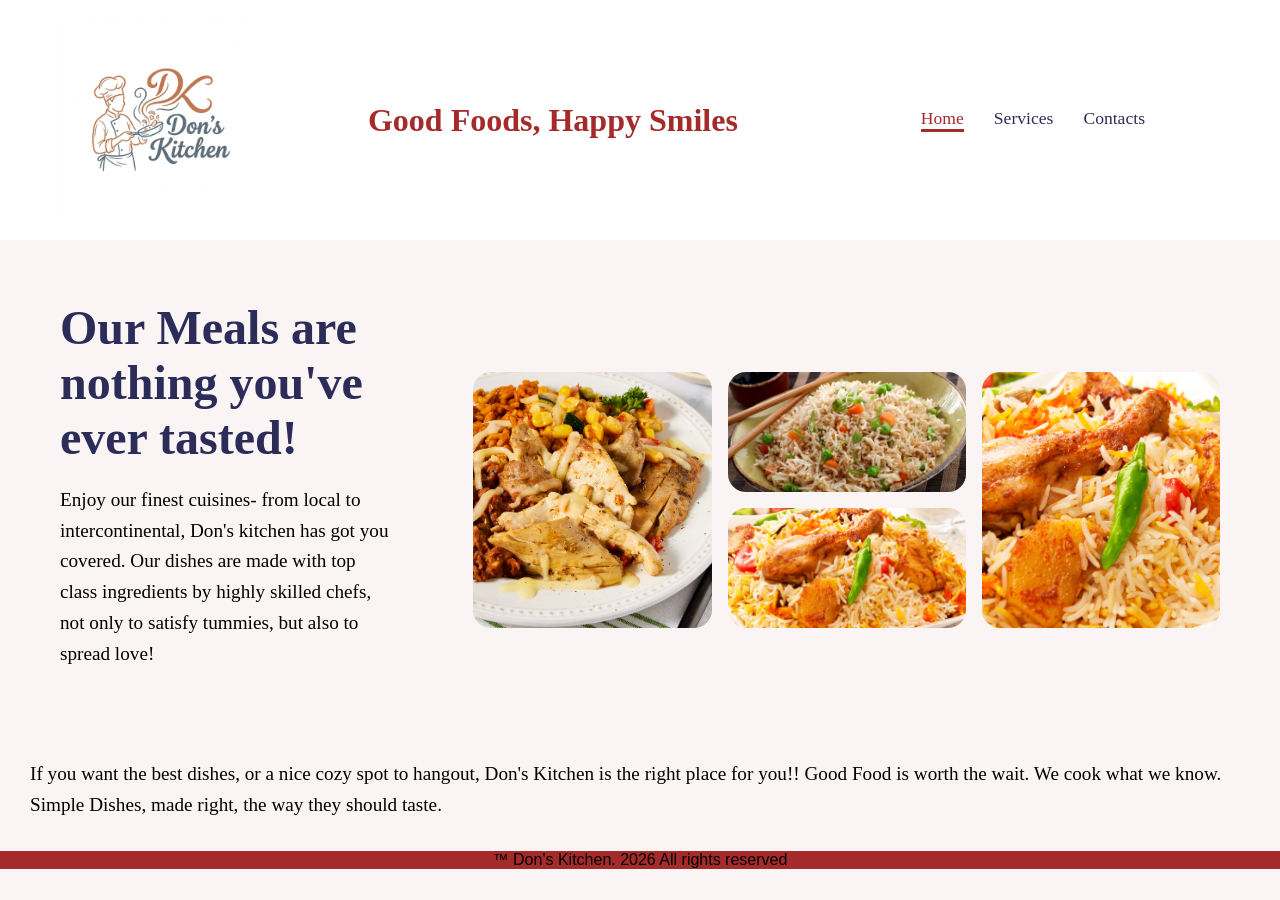
<file: index.html>
<!doctype html>
<html lang="en">
  <head>
    <meta charset="UTF-8" />
    <meta name="viewport" content="width=device-width, initial-scale=1.0" />
    <title>Don's Kitchen</title>
    <link rel="stylesheet" href="restaurant.css" />
    <link
      rel="shortcut icon"
      href="portfolio-img/dk-favicon.png"
      type="image/x-icon"
    />
  </head>
  <body>
    <header>
      <div class="logo">
        <img
          src="portfolio-img/logo.webp"
          class="logo-img"
          alt="Logo"
          loading="eager"
          decoding="async"
        />
        <!-- Added alt, loading, and decoding for better performance -->
      </div>
      <h1>Good Foods, Happy Smiles</h1>
      <nav>
        <a href="index.html" class="active">Home</a>
        <a href="services.html">Services</a>
        <a href="contact.html">Contacts</a>
      </nav>
    </header>

    <section class="content">
      <!-- LEFT: TEXT -->
      <div class="intros">
        <div class="intro">
          <h2 class="edit">Our Meals are nothing you've ever tasted!</h2>
          <p class="edits">
            Enjoy our finest cuisines- from local to intercontinental, Don's
            kitchen has got you covered. Our dishes are made with top class
            ingredients by highly skilled chefs, not only to satisfy tummies,
            but also to spread love!
          </p>
        </div>
      </div>

      <!-- RIGHT: IMAGES -->
      <div class="gallery">
        <div class="grid">
          <div class="box">
            <img src="portfolio-img/1st-food.jpeg" />
          </div>
          <div class="box">
            <img src="portfolio-img/5th-food.jpg" />
          </div>
          <div class="box">
            <img src="portfolio-img/8th-food.jpg" />
          </div>
          <div class="box">
            <img src="portfolio-img/8th-food.jpg" />
          </div>
          <!-- <div class="box">
            <img src="portfolio img/4th food.jpg" />
          </div>
          <div class="box">
            <img src="portfolio img/2nd food.jpg" />
          </div>
          <div class="box">
            <img src="portfolio img/3rd food.jpg" />
          </div> -->
        </div>
      </div>
    </section>

    <!-- Outro Section -->
    <section class="outros">
      <div class="outro">
        <p class="last">
          If you want the best dishes, or a nice cozy spot to hangout, Don's
          Kitchen is the right place for you!! Good Food is worth the wait. We
          cook what we know. Simple Dishes, made right, the way they should
          taste.
        </p>
      </div>
    </section>

    <!-- Footer -->
    <footer>
      <p>&trade; Don's Kitchen. 2026 All rights reserved</p>
    </footer>
  </body>
</html>
</file>
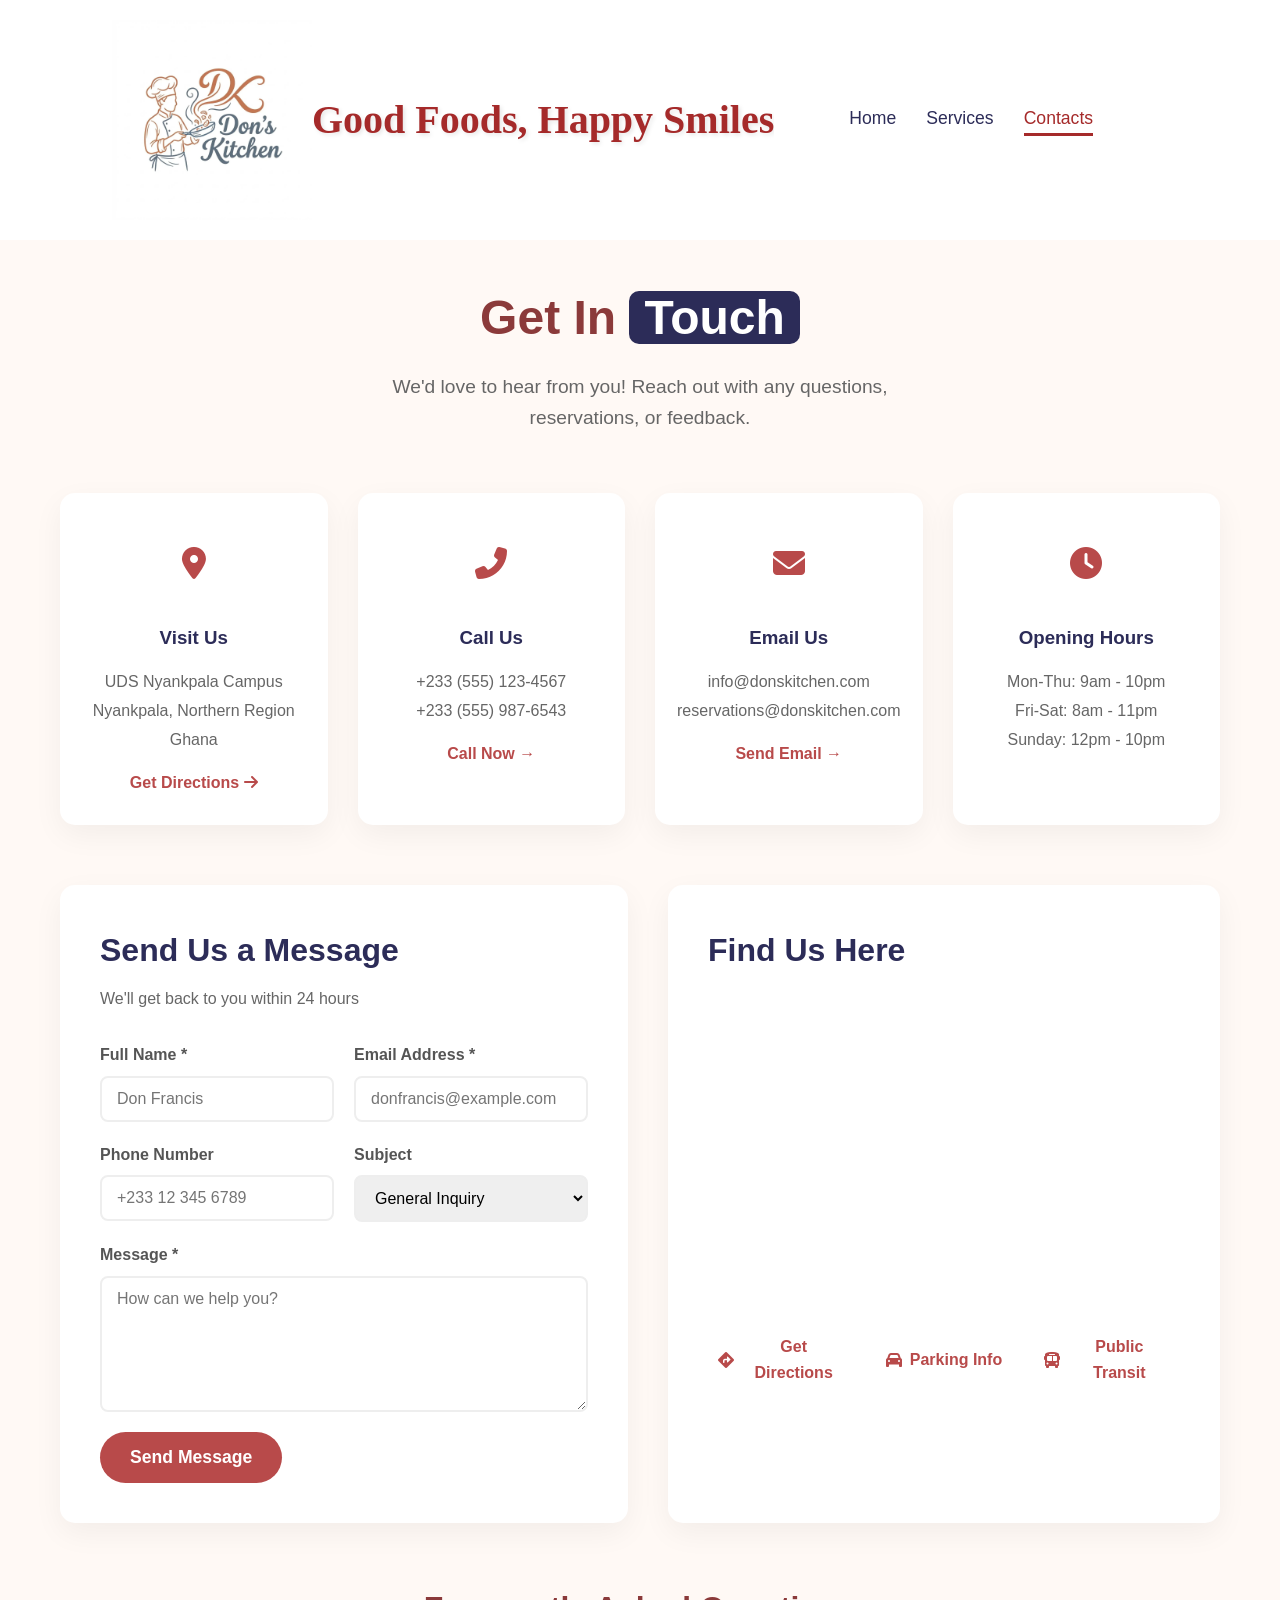
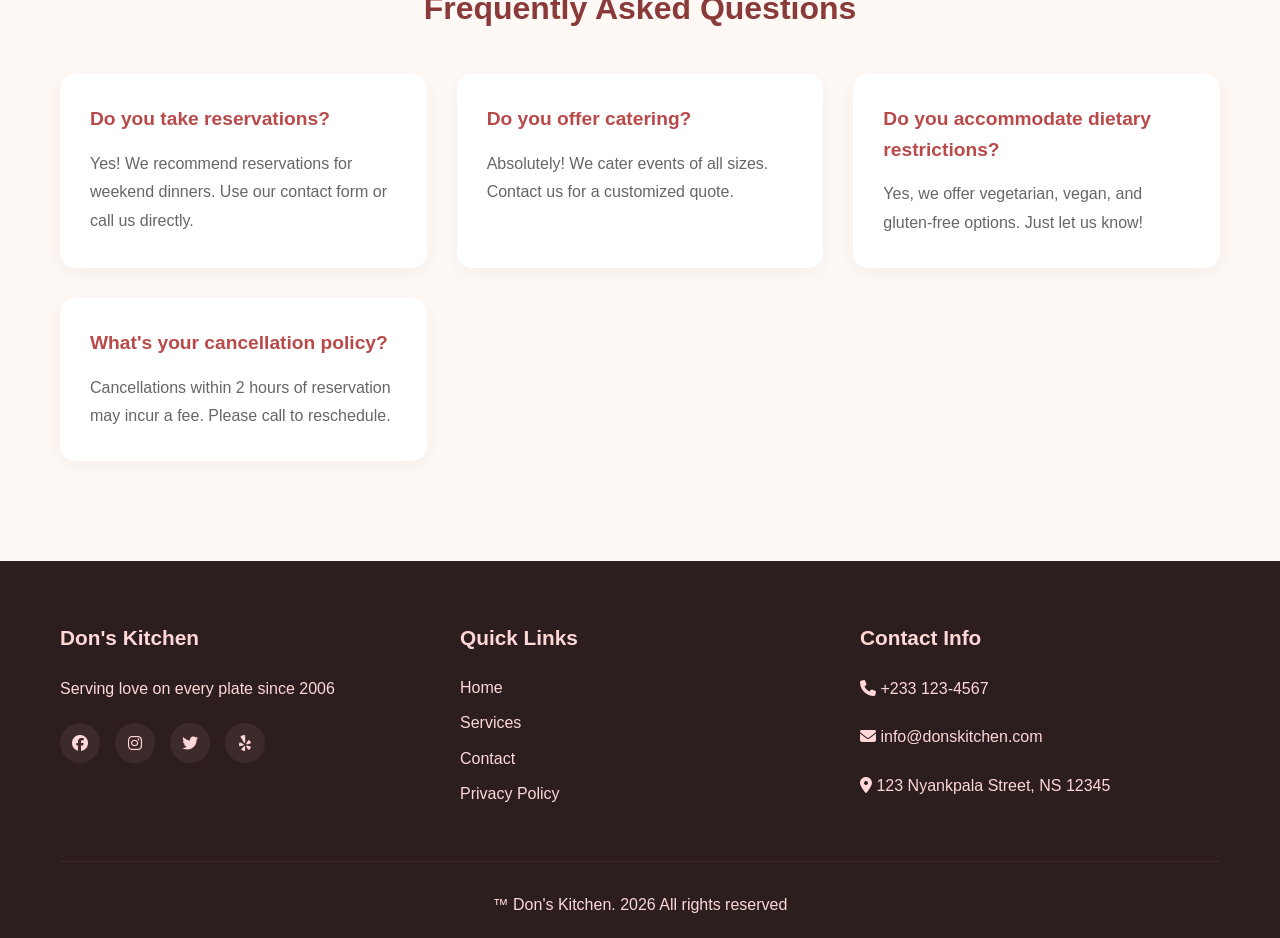
<file: contact.html>
<!doctype html>
<html lang="en">
  <head>
    <meta charset="UTF-8" />
    <meta name="viewport" content="width=device-width, initial-scale=1.0" />
    <title>Contact Us - Don's Kitchen</title>
    <link rel="stylesheet" href="contact.css" />
    <link
      rel="stylesheet"
      href="https://cdnjs.cloudflare.com/ajax/libs/font-awesome/6.4.0/css/all.min.css"
    />
    <link
      rel="shortcut icon"
      href="portfolio-img/dk-favicon.png"
      type="image/x-icon"
    />
  </head>
  <body>
    <header>
      <div class="logo">
        <img
          src="portfolio-img/logo.webp"
          class="logo-img"
          alt="Logo"
          loading="eager"
          decoding="async"
        />
        <!-- Added alt, loading, and decoding for better performance -->
      </div>
      <h1>Good Foods, Happy Smiles</h1>
      <nav>
        <a href="index.html">Home</a>
        <a href="services.html">Services</a>
        <a href="contact.html" class="active">Contacts</a>
      </nav>
    </header>

    <main>
      <!-- Page Header -->
      <section class="page-header">
        <h2>Get In <span>Touch</span></h2>
        <p>
          We'd love to hear from you! Reach out with any questions,
          reservations, or feedback.
        </p>
      </section>

      <!-- Contact Info Cards -->
      <section class="contact-info">
        <div class="info-card" id="map-section">
          <div class="icon">
            <i class="fas fa-map-marker-alt"></i>
          </div>
          <h3>Visit Us</h3>
          <p>UDS Nyankpala Campus<br />Nyankpala, Northern Region<br />Ghana</p>
          <a
            href="https://www.google.com/maps/dir/?api=1&destination=9.4154845,-0.9866768&destination_place_id=UDS+Nyankpala+Campus"
            target="_blank"
            class="info-link"
          >
            Get Directions <i class="fas fa-arrow-right"></i>
          </a>
        </div>

        <div class="info-card" id="call-section">
          <div class="icon">
            <i class="fas fa-phone-alt"></i>
          </div>
          <h3>Call Us</h3>
          <p>+233 (555) 123-4567<br />+233 (555) 987-6543</p>
          <a href="tel:+233123456789" class="info-link">Call Now →</a>
        </div>

        <div class="info-card">
          <div class="icon">
            <i class="fas fa-envelope"></i>
          </div>
          <h3>Email Us</h3>
          <p>info@donskitchen.com<br />reservations@donskitchen.com</p>
          <a href="mailto:info@donskitchen.com" class="info-link"
            >Send Email →</a
          >
        </div>

        <div class="info-card">
          <div class="icon">
            <i class="fas fa-clock"></i>
          </div>
          <h3>Opening Hours</h3>
          <p>
            Mon-Thu: 9am - 10pm<br />Fri-Sat: 8am - 11pm<br />Sunday: 12pm -
            10pm
          </p>
        </div>
      </section>

      <!-- Contact Form & Map Section -->
      <section class="contact-main" id="form-section">
        <div class="contact-form-container">
          <h3>Send Us a Message</h3>
          <p>We'll get back to you within 24 hours</p>

          <form class="contact-form" action="" method="post">
            <!-- Hidden Success Message -->
            <div
              id="success-message"
              style="
                display: none;
                background-color: #d4edda;
                color: #155724;
                padding: 15px;
                border-radius: 8px;
                margin-bottom: 20px;
                border: 1px solid #c3e6cb;
              "
            >
              <strong>Thank You!</strong> Your message has benn sent
              successfully. We'll get back to you within 24 hours.

              <!-- Check if form was just submitted successfully -->
              <script>
                // check if url has a success parameter
                const urlParams = new URLSearchParams(window.location.search);
                if (urlParams.get("success") === "true") {
                  document.getElementById("success-message").style.display =
                    "block";
                  // Remove success parameter from URL without refreshing
                  window.history.replaceState(
                    {},
                    document.title,
                    window.location.pathname,
                  );
                }
              </script>
            </div>
            <!-- Redirect -->
            <input
              type="hidden"
              name="_next"
              value="contact.html?success=true"
            />
            <div class="form-row">
              <div class="form-group">
                <label for="name">Full Name *</label>
                <input
                  type="text"
                  id="name"
                  name="name"
                  placeholder="Don Francis"
                  required
                />
              </div>
              <div class="form-group">
                <label for="email">Email Address *</label>
                <input
                  type="email"
                  id="email"
                  name="email"
                  placeholder="donfrancis@example.com"
                  required
                />
              </div>
            </div>

            <div class="form-row">
              <div class="form-group">
                <label for="phone">Phone Number</label>
                <input
                  type="tel"
                  id="phone"
                  name="phone"
                  placeholder="+233 12 345 6789"
                />
              </div>
              <div class="form-group">
                <label for="subject">Subject</label>
                <select id="subject" name="subject">
                  <option value="general">General Inquiry</option>
                  <option value="reservation">Reservation</option>
                  <option value="catering">Catering</option>
                  <option value="event planning">Event Planning</option>
                  <option value="feedback">Feedback</option>
                  <option value="other">Other</option>
                </select>
              </div>
            </div>

            <div class="form-group full-width">
              <label for="message">Message *</label>
              <textarea
                id="message"
                name="message"
                rows="6"
                placeholder="How can we help you?"
                required
              ></textarea>
            </div>

            <!-- <div class="form-group full-width">
              <label class="checkbox-label">
                <input type="checkbox" name="newsletter" />
                Subscribe to our newsletter for updates and special offers
              </label>
            </div> -->

            <!-- Prevention Of Spam -->
            <input type="text" name="_gotcha" style="display: none" />

            <button type="submit" class="submit-btn">Send Message</button>
          </form>
        </div>

        <div class="map-container">
          <h3>Find Us Here</h3>
          <div class="map">
            <!-- Replace src with your actual Google Maps embed URL -->
            <iframe
              src="https://www.google.com/maps/embed?pb=!1m18!1m12!1m3!1d3970.303131451251!2d-0.989251684631484!3d9.415484490632162!2m3!1f0!2f0!3f0!3m2!1i1024!2i768!4f13.1!3m3!1m2!1s0xfd4112be48e89cd%3A0x18d9ba4dde395d35!2sUDS%20Nyankpala%20Campus!5e0!3m2!1sen!2sus!4v1700000000000!5m2!1sen!2sus"
              width="100%"
              height="300"
              style="border: 0"
              allowfullscreen=""
              loading="lazy"
              referrerpolicy="no-referrer-when-downgrade"
            >
            </iframe>
          </div>

          <div class="map-links">
            <a
              href="https://www.google.com/maps/dir/?api=1&destination=9.4154845,-0.9866768&destination_place_id=UDS+Nyankpala+Campus"
              target="_blank"
              class="map-link"
            >
              <i class="fas fa-directions"></i> Get Directions
            </a>
            <a
              href="https://www.google.com/maps/search/parking+near+UDS+Nyankpala+Campus/@9.4154845,-0.9866768,17z"
              target="_blank"
              class="map-link"
            >
              <i class="fas fa-car"></i> Parking Info
            </a>
            <a
              href="https://www.google.com/maps/search/bus+stop+near+UDS+Nyankpala+Campus/@9.4154845,-0.9866768,15z"
              target="_blank"
              class="map-link"
            >
              <i class="fas fa-bus"></i> Public Transit
            </a>
          </div>
        </div>
      </section>

      <!-- FAQ Section -->
      <section class="faq-section">
        <h3>Frequently Asked Questions</h3>
        <div class="faq-grid">
          <div class="faq-item">
            <h4>Do you take reservations?</h4>
            <p>
              Yes! We recommend reservations for weekend dinners. Use our
              contact form or call us directly.
            </p>
          </div>
          <div class="faq-item">
            <h4>Do you offer catering?</h4>
            <p>
              Absolutely! We cater events of all sizes. Contact us for a
              customized quote.
            </p>
          </div>
          <div class="faq-item">
            <h4>Do you accommodate dietary restrictions?</h4>
            <p>
              Yes, we offer vegetarian, vegan, and gluten-free options. Just let
              us know!
            </p>
          </div>
          <div class="faq-item">
            <h4>What's your cancellation policy?</h4>
            <p>
              Cancellations within 2 hours of reservation may incur a fee.
              Please call to reschedule.
            </p>
          </div>
        </div>
      </section>
    </main>

    <!-- Footer -->
    <footer>
      <div class="footer-content">
        <div class="footer-section">
          <h4>Don's Kitchen</h4>
          <p>Serving love on every plate since 2006</p>
          <div class="social-links">
            <a href=""><i class="fab fa-facebook"></i></a>
            <a href="#"><i class="fab fa-instagram"></i></a>
            <a href="#"><i class="fab fa-twitter"></i></a>
            <a href="#"><i class="fab fa-yelp"></i></a>
          </div>
        </div>
        <div class="footer-section">
          <h4>Quick Links</h4>
          <a href="index.html">Home</a>
          <a href="services.html">Services</a>
          <a href="contact.html">Contact</a>
          <a href="#">Privacy Policy</a>
        </div>
        <div class="footer-section">
          <h4>Contact Info</h4>
          <p><i class="fas fa-phone"></i> +233 123-4567</p>
          <p><i class="fas fa-envelope"></i> info@donskitchen.com</p>
          <p>
            <i class="fas fa-map-marker-alt"></i> 123 Nyankpala Street, NS 12345
          </p>
        </div>
      </div>
      <div class="footer-bottom">
        <p>&trade; Don's Kitchen. 2026 All rights reserved</p>
      </div>
    </footer>
  </body>
</html>
</file>
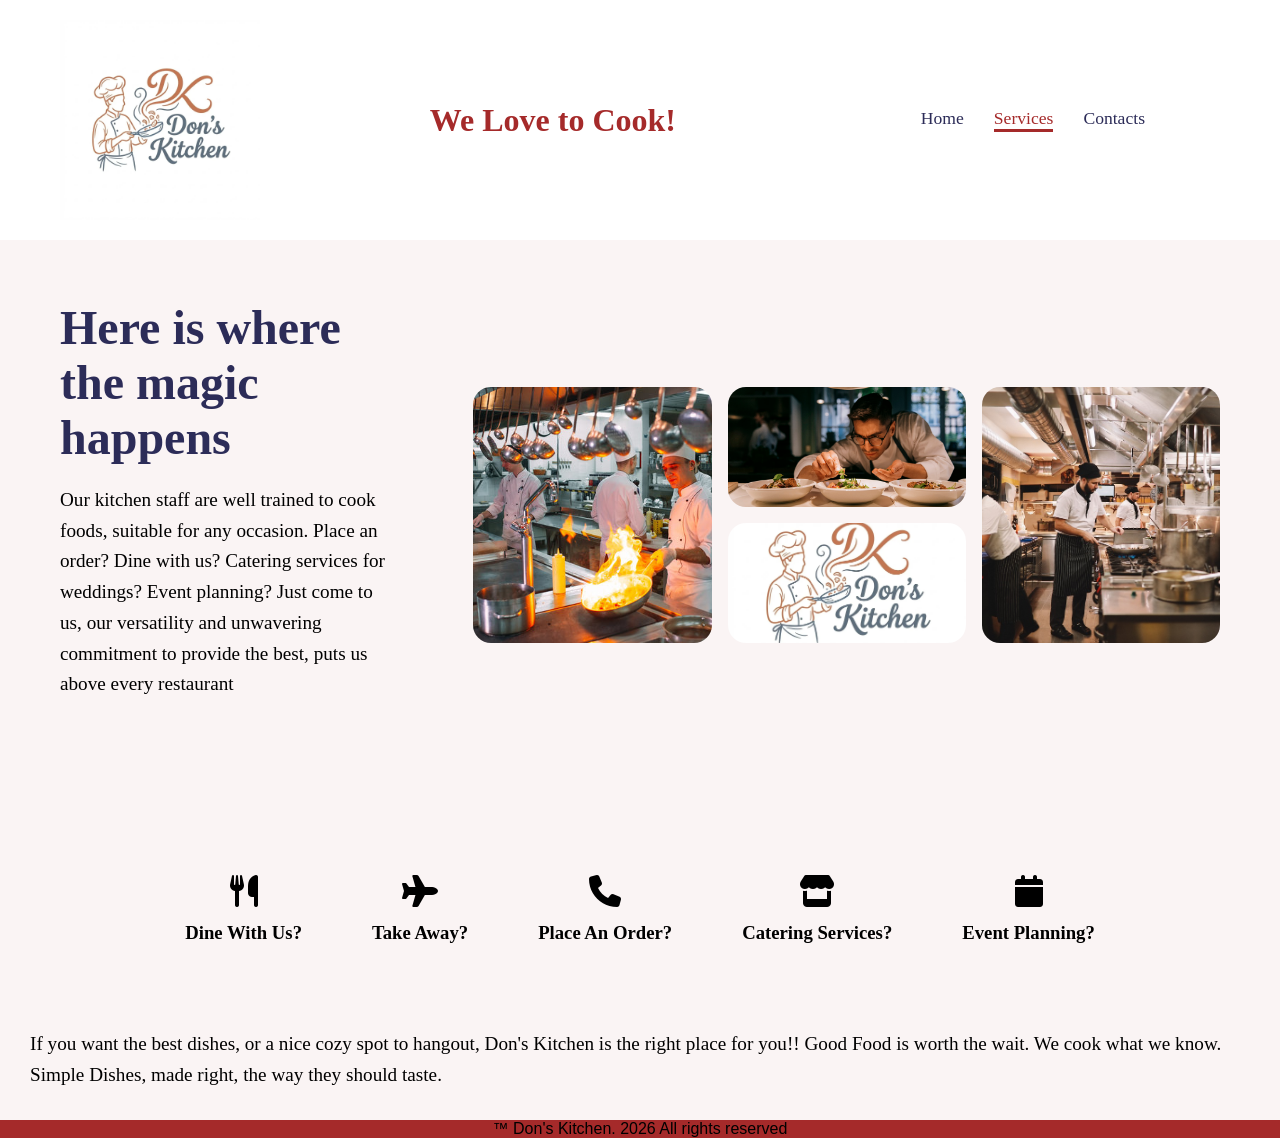
<file: services.html>
<!doctype html>
<html lang="en">
  <head>
    <meta charset="UTF-8" />
    <meta name="viewport" content="width=device-width, initial-scale=1.0" />
    <title>Our Services</title>
    <link rel="stylesheet" href="restaurant.css" />
    <link
      rel="stylesheet"
      href="https://cdnjs.cloudflare.com/ajax/libs/font-awesome/6.4.0/css/all.min.css"
    />
    <link
      rel="shortcut icon"
      href="portfolio-img/dk-favicon.png"
      type="image/x-icon"
    />
  </head>
  <body>
    <header>
      <div class="logo">
        <img
          src="portfolio-img/logo.webp"
          class="logo-img"
          alt="Logo"
          loading="eager"
          decoding="async"
        />
        <!-- Added alt, loading, and decoding for better performance -->
      </div>
      <h1>We Love to Cook!</h1>
      <nav>
        <a href="index.html">Home</a>
        <a href="services.html" class="active">Services</a>
        <a href="contact.html">Contacts</a>
      </nav>
    </header>

    <section class="content">
      <!-- LEFT: TEXT -->
      <div class="intros">
        <div class="intro">
          <h2 class="edit">Here is where the magic happens</h2>
          <p class="edits">
            Our kitchen staff are well trained to cook foods, suitable for any
            occasion. Place an order? Dine with us? Catering services for
            weddings? Event planning? Just come to us, our versatility and
            unwavering commitment to provide the best, puts us above every
            restaurant
          </p>
        </div>
      </div>

      <!-- RIGHT: IMAGES -->
      <div class="gallery">
        <div class="grid">
          <div class="box">
            <img src="portfolio-img/kitchen1.jpg" />
          </div>
          <div class="box">
            <img src="portfolio-img/kitchen2.jpg" />
          </div>
          <div class="box">
            <img src="portfolio-img/kitchen-3.jpeg" />
          </div>
          <div class="box">
            <img src="portfolio-img/logo.webp" />
          </div>
          <!-- <div class="box">
            <img src="portfolio img/4th food.jpg" />
          </div>
          <div class="box">
            <img src="portfolio img/2nd food.jpg" />
          </div>
          <div class="box">
            <img src="portfolio img/3rd food.jpg" />
          </div> -->
        </div>
      </div>
    </section>

    <!-- Services Section -->
    <section class="components">
      <a href="/Restaurant/contact.html#map-section" target="_blank">
        <div class="component">
          <i class="fa-solid fa-utensils"></i>
          <h3>Dine With Us?</h3>
        </div>
      </a>
      <a href="/Restaurant/contact.html#map-section" target="_blank">
        <div class="component">
          <i class="fa-solid fa-plane"></i>
          <h3>Take Away?</h3>
        </div>
      </a>
      <a href="/Restaurant/contact.html#call-section" target="_blank">
        <div class="component">
          <i class="fa-solid fa-phone"></i>
          <h3>Place An Order?</h3>
        </div>
      </a>
      <a href="/Restaurant/contact.html#form-section" target="_blank">
        <div class="component">
          <i class="fa-solid fa-store"></i>
          <h3>Catering Services?</h3>
        </div>
      </a>
      <a href="/Restaurant/contact.html#form-section" target="_blank">
        <div class="component">
          <i class="fa-solid fa-calendar"></i>
          <h3>Event Planning?</h3>
        </div>
      </a>
      <!-- <div class="component"><h3>This is where God wants you to be</h3></div> -->
    </section>

    <!-- Outro Section -->
    <section class="outros">
      <div class="outro">
        <p class="last">
          If you want the best dishes, or a nice cozy spot to hangout, Don's
          Kitchen is the right place for you!! Good Food is worth the wait. We
          cook what we know. Simple Dishes, made right, the way they should
          taste.
        </p>
      </div>
    </section>

    <!-- Footer -->
    <footer>
      <p>&trade; Don's Kitchen. 2026 All rights reserved</p>
    </footer>
  </body>
</html>
</file>
<file: restaurant.css>
* {
  margin: 0;
  padding: 0;
  box-sizing: border-box;
}

body {
  font-family: cursive;
  background-color: rgb(165, 42, 42, 0.05);
  overflow-x: hidden;
}

header {
  display: flex;
  justify-content: space-between;
  align-items: center;
  padding: 20px 60px;
  background-color: rgba(255, 255, 255);
  position: sticky;
  top: 0;
  z-index: 1000;
}

header h1 {
  color: brown;
  justify-content: center;
  align-items: center;
}

.logo {
  display: flex;
  align-items: center;
}

.logo-img {
  width: 200px;
  height: auto;
}

nav {
  display: flex;
  justify-content: flex-end; /* FIX */
  align-items: center;
  padding: 20px 60px;
}

nav a {
  margin: 0 15px;
  text-decoration: none;
  color: rgb(44, 44, 88);
  font-weight: 500;
  font-size: 1.1rem;
  transition: 0.3s ease;
  border-bottom: 3px solid transparent;
}

nav a:hover,
nav a.active {
  color: brown;
  border-bottom: 3px solid brown;
}

/* MAIN TWO-COLUMN LAYOUT */
.content {
  display: grid;
  grid-template-columns: 1fr 2fr; /* text | images */
  gap: 40px;
  padding: 60px;
  align-items: center;
}

/* TEXT SECTIONS */
.intros {
  display: flex;
  flex-wrap: wrap;
  align-items: center;
  justify-content: space-between;
}

.intro {
  flex: 1;
  padding-right: 40px;
  min-width: 280px;
}

/* FIXED SELECTORS */
.intro h2 {
  font-size: 3rem;
  margin-bottom: 20px;
}

.intro p {
  font-size: 1.2rem;
  margin-bottom: 30px;
  line-height: 1.6;
}

.edit {
  color: rgb(44, 44, 88);
}

.components {
  display: flex;
  flex-wrap: wrap;
  justify-content: center;
  padding: 50px 20px;
}
.component {
  margin: 10px;
  padding: 25px;
  border-radius: 10px;
  flex: 1 1 200px;
  text-align: center;
  transition:
    transform 0.3s ease,
    background 0.3s ease;
}
.component:hover {
  transform: translateY(-8px);
  cursor: pointer;
  background: #dddddd;
}

.component i {
  font-size: 32px;
  margin-bottom: 15px;
  display: block;
}

.component i:hover {
  color: brown;
}

.components a {
  text-decoration: none;
  color: black;
}

.outros {
  display: flex;
  flex-wrap: wrap;
  align-items: center;
  justify-content: space-between;
}

.outro {
  flex: 1;
  padding-right: 40px;
  min-width: 280px;
}

.outro p {
  font-size: 1.2rem;
  margin-left: 30px;
  margin-bottom: 30px;
  line-height: 1.6;
}

/* GALLERY */
.gallery {
  padding: 40px 0;
}

.grid {
  display: grid;
  grid-template-columns: repeat(3, 1fr);
  grid-template-rows: 120px 120px;
  gap: 16px;
  width: 100%;
}

/* ALL BOXES */
.box {
  border-radius: 18px;
  overflow: hidden;
}

/* LEFT TALL */
.box:nth-child(1) {
  grid-row: span 2;
}

/* RIGHT TALL */
.box:nth-child(3) {
  grid-row: span 2;
}

/* IMAGES */
.box img {
  width: 100%;
  height: 100%;
  object-fit: cover;
}

/* Footer */
footer {
  font-family: "Franklin Gothic Medium", "Arial Narrow", Arial, sans-serif;
  text-align: center;
  background-color: rgb(165, 42, 42);
}
/* MOBILE */
@media (max-width: 900px) {
  header {
    flex-direction: column;
    padding: 20px;
  }

  .content {
    padding: 20px;
    grid-template-columns: 1fr;
  }
}
</file>
<file: contact.css>
* {
  margin: 0;
  padding: 0;
  box-sizing: border-box;
}

html {
  scroll-behavior: smooth;
  scroll-padding-top: 80px;
}

body {
  font-family: "Segoe UI", Tahoma, Geneva, Verdana, sans-serif;
  background-color: #fff9f5;
  color: #333;
  line-height: 1.6;
  overflow-x: hidden;
}

/* Header & Navigation */
header {
  display: flex;
  justify-content: center;
  align-items: center;
  padding: 20px 60px;
  background-color: white;
}

header h1 {
  font-family: cursive;
  font-size: 2.5rem;
  color: brown;
  text-shadow: 2px 2px 4px rgba(0, 0, 0, 0.1);
}

.logo {
  display: flex;
  align-items: center;
}

.logo-img {
  width: 200px;
  height: auto;
}

nav {
  display: flex;
  background-color: white;
  justify-content: flex-end; /* FIX */
  align-items: center;
  padding: 20px 60px;
}

nav a {
  margin: 0 15px;
  text-decoration: none;
  color: rgb(44, 44, 88);
  font-weight: 500;
  font-size: 1.1rem;
  transition: 0.3s ease;
  border-bottom: 3px solid transparent;
}

nav a:hover,
nav a.active {
  color: brown;
  border-bottom: 3px solid brown;
}

/* Main Content */
main {
  max-width: 1200px;
  margin: 0 auto;
  padding: 40px 20px;
}

/* Page Header */
.page-header {
  text-align: center;
  margin-bottom: 60px;
}

.page-header h2 {
  font-size: 3rem;
  margin-bottom: 15px;
  color: #8b3a3a;
}

.page-header h2 span {
  background-color: rgb(44, 44, 88);
  color: white;
  padding: 0 15px;
  border-radius: 10px;
}

.page-header p {
  font-size: 1.2rem;
  color: #666;
  max-width: 600px;
  margin: 0 auto;
}

/* Contact Info Cards */
.contact-info {
  display: grid;
  grid-template-columns: repeat(auto-fit, minmax(250px, 1fr));
  gap: 30px;
  margin-bottom: 60px;
}

.info-card {
  background: white;
  padding: 30px 20px;
  text-align: center;
  border-radius: 15px;
  box-shadow: 0 10px 30px rgba(0, 0, 0, 0.05);
  transition: all 0.3s ease;
}

.info-card:hover {
  transform: translateY(-10px);
  box-shadow: 0 15px 40px rgba(184, 74, 74, 0.15);
}

.info-card:target {
  animation: highlight 2s ease;
}

.icon {
  width: 80px;
  height: 80px;
  background: white;
  border-radius: 50%;
  display: flex;
  align-items: center;
  justify-content: center;
  margin: 0 auto 20px;
}

.icon i {
  font-size: 2rem;
  color: #b84a4a;
}

.info-card h3 {
  margin-bottom: 15px;
  color: rgb(44, 44, 88);
}

.info-card p {
  color: #666;
  margin-bottom: 15px;
  line-height: 1.8;
}

.info-link {
  color: #b84a4a;
  text-decoration: none;
  font-weight: 600;
  transition: color 0.3s;
}

.info-link:hover {
  color: #8b3a3a;
}

/* Contact Main Section */
.contact-main {
  display: grid;
  grid-template-columns: 1fr 1fr;
  gap: 40px;
  margin-bottom: 60px;
}

.contact-main:target {
  animation: highlight 2s ease;
}

/* Contact Form */
.contact-form-container {
  background: white;
  padding: 40px;
  border-radius: 15px;
  box-shadow: 0 10px 30px rgba(0, 0, 0, 0.05);
}

.contact-form-container h3 {
  font-size: 2rem;
  color: rgb(44, 44, 88);
  margin-bottom: 10px;
}

.contact-form-container > p {
  color: #666;
  margin-bottom: 30px;
}

.contact-form {
  display: flex;
  flex-direction: column;
  gap: 20px;
}

.form-row {
  display: grid;
  grid-template-columns: 1fr 1fr;
  gap: 20px;
}

.form-group {
  display: flex;
  flex-direction: column;
  gap: 8px;
}

.form-group.full-width {
  grid-column: 1 / -1;
}

label {
  font-weight: 600;
  color: #555;
}

input,
select,
textarea {
  padding: 12px 15px;
  border: 2px solid #eee;
  border-radius: 8px;
  font-size: 1rem;
  transition: all 0.3s;
  font-family: inherit;
}

input:focus,
select:focus,
textarea:focus {
  outline: none;
  border-color: #d4a5a5;
  box-shadow: 0 0 0 3px rgba(212, 165, 165, 0.2);
}

textarea {
  resize: vertical;
  min-height: 120px;
}

.checkbox-label {
  display: flex;
  align-items: center;
  gap: 10px;
  cursor: pointer;
}

.checkbox-label input {
  width: auto;
}

.submit-btn {
  background-color: #b84a4a;
  color: white;
  border: none;
  padding: 15px 30px;
  font-size: 1.1rem;
  font-weight: 600;
  border-radius: 30px;
  cursor: pointer;
  transition: all 0.3s;
  align-self: flex-start;
}

.submit-btn:hover {
  background-color: #8b3a3a;
  transform: translateY(-2px);
  box-shadow: 0 5px 20px rgba(184, 74, 74, 0.4);
}

/* Map Container */
.map-container {
  background: white;
  padding: 40px;
  border-radius: 15px;
  box-shadow: 0 10px 30px rgba(0, 0, 0, 0.05);
}

.map-container h3 {
  font-size: 2rem;
  color: rgb(44, 44, 88);
  margin-bottom: 20px;
}

.map {
  margin-bottom: 20px;
  border-radius: 10px;
  overflow: hidden;
}

.map-links {
  display: grid;
  grid-template-columns: repeat(3, 1fr);
  gap: 15px;
}

.map-link {
  text-decoration: none;
  color: #b84a4a;
  font-weight: 600;
  padding: 10px;
  text-align: center;
  background: white;
  border-radius: 25px;
  transition: all 0.3s;
  display: flex;
  align-items: center;
  justify-content: center;
  gap: 8px;
}

.map-link:hover {
  background: brown;
  color: white;
}

/* FAQ Section */
.faq-section {
  margin-bottom: 60px;
}

.faq-section h3 {
  font-size: 2rem;
  text-align: center;
  color: #8b3a3a;
  margin-bottom: 40px;
}

.faq-grid {
  display: grid;
  grid-template-columns: repeat(auto-fit, minmax(300px, 1fr));
  gap: 30px;
}

.faq-item {
  background: white;
  padding: 30px;
  border-radius: 15px;
  box-shadow: 0 5px 20px rgba(0, 0, 0, 0.05);
  transition: transform 0.3s;
}

.faq-item:hover {
  transform: translateY(-5px);
}

.faq-item h4 {
  color: #b84a4a;
  margin-bottom: 15px;
  font-size: 1.2rem;
}

.faq-item p {
  color: #666;
  line-height: 1.8;
}

/* Footer */
footer {
  background-color: #2c1e1e;
  color: white;
  padding: 60px 60px 20px;
}

.footer-content {
  display: grid;
  grid-template-columns: repeat(auto-fit, minmax(250px, 1fr));
  gap: 40px;
  max-width: 1200px;
  margin: 0 auto 40px;
}

.footer-section h4 {
  margin-bottom: 20px;
  font-size: 1.3rem;
  color: #ffd7d7;
}

.footer-section p {
  color: #ffd7d7;
  margin-bottom: 20px;
  line-height: 1.8;
}

.footer-section a {
  color: #ffd7d7;
  text-decoration: none;
  display: block;
  margin-bottom: 10px;
  transition: color 0.3s;
}

.footer-section a:hover {
  color: #d4a5a5;
}

.social-links {
  display: flex;
  gap: 15px;
}

.social-links a {
  width: 40px;
  height: 40px;
  background: #3d2a2a;
  border-radius: 50%;
  display: flex;
  align-items: center;
  justify-content: center;
  transition: all 0.3s;
  margin: 0;
}

.social-links a:hover {
  background: #d4a5a5;
  transform: translateY(-3px);
}

.footer-bottom {
  text-align: center;
  padding-top: 30px;
  border-top: 1px solid #3d2a2a;
  color: #ffd7d7;
}

@keyframes highlight {
  0% {
    transform: scale(1);
    box-shadow: 0 0 0 0 rgba(184, 74, 74, 0.7);
  }
  50% {
    transform: scale(1.02);
    box-shadow: 0 0 20px 10px rgba(184, 74, 74, 0.3);
  }
  100% {
    transform: scale(1);
    box-shadow: 0 0 0 0 rgba(184, 74, 74, 0);
  }
}

/* Responsive Design */
@media (max-width: 900px) {
  header h1 {
    font-size: 2rem;
  }

  nav {
    justify-content: center;
  }

  .contact-main {
    grid-template-columns: 1fr;
  }

  .map-links {
    grid-template-columns: 1fr;
  }
}

@media (max-width: 600px) {
  header,
  nav {
    padding: 15px 20px;
  }

  nav a {
    margin: 0 5px;
    padding: 8px 12px;
    font-size: 0.9rem;
  }

  .page-header h2 {
    font-size: 2rem;
  }

  .form-row {
    grid-template-columns: 1fr;
  }

  .contact-form-container,
  .map-container {
    padding: 25px;
  }

  footer {
    padding: 40px 20px 20px;
  }

  .footer-content {
    grid-template-columns: 1fr;
    text-align: center;
  }

  .social-links {
    justify-content: center;
  }
}

/* MOBILE */
@media (max-width: 900px) {
  header {
    flex-direction: column;
    padding: 20px;
  }
}
</file>
